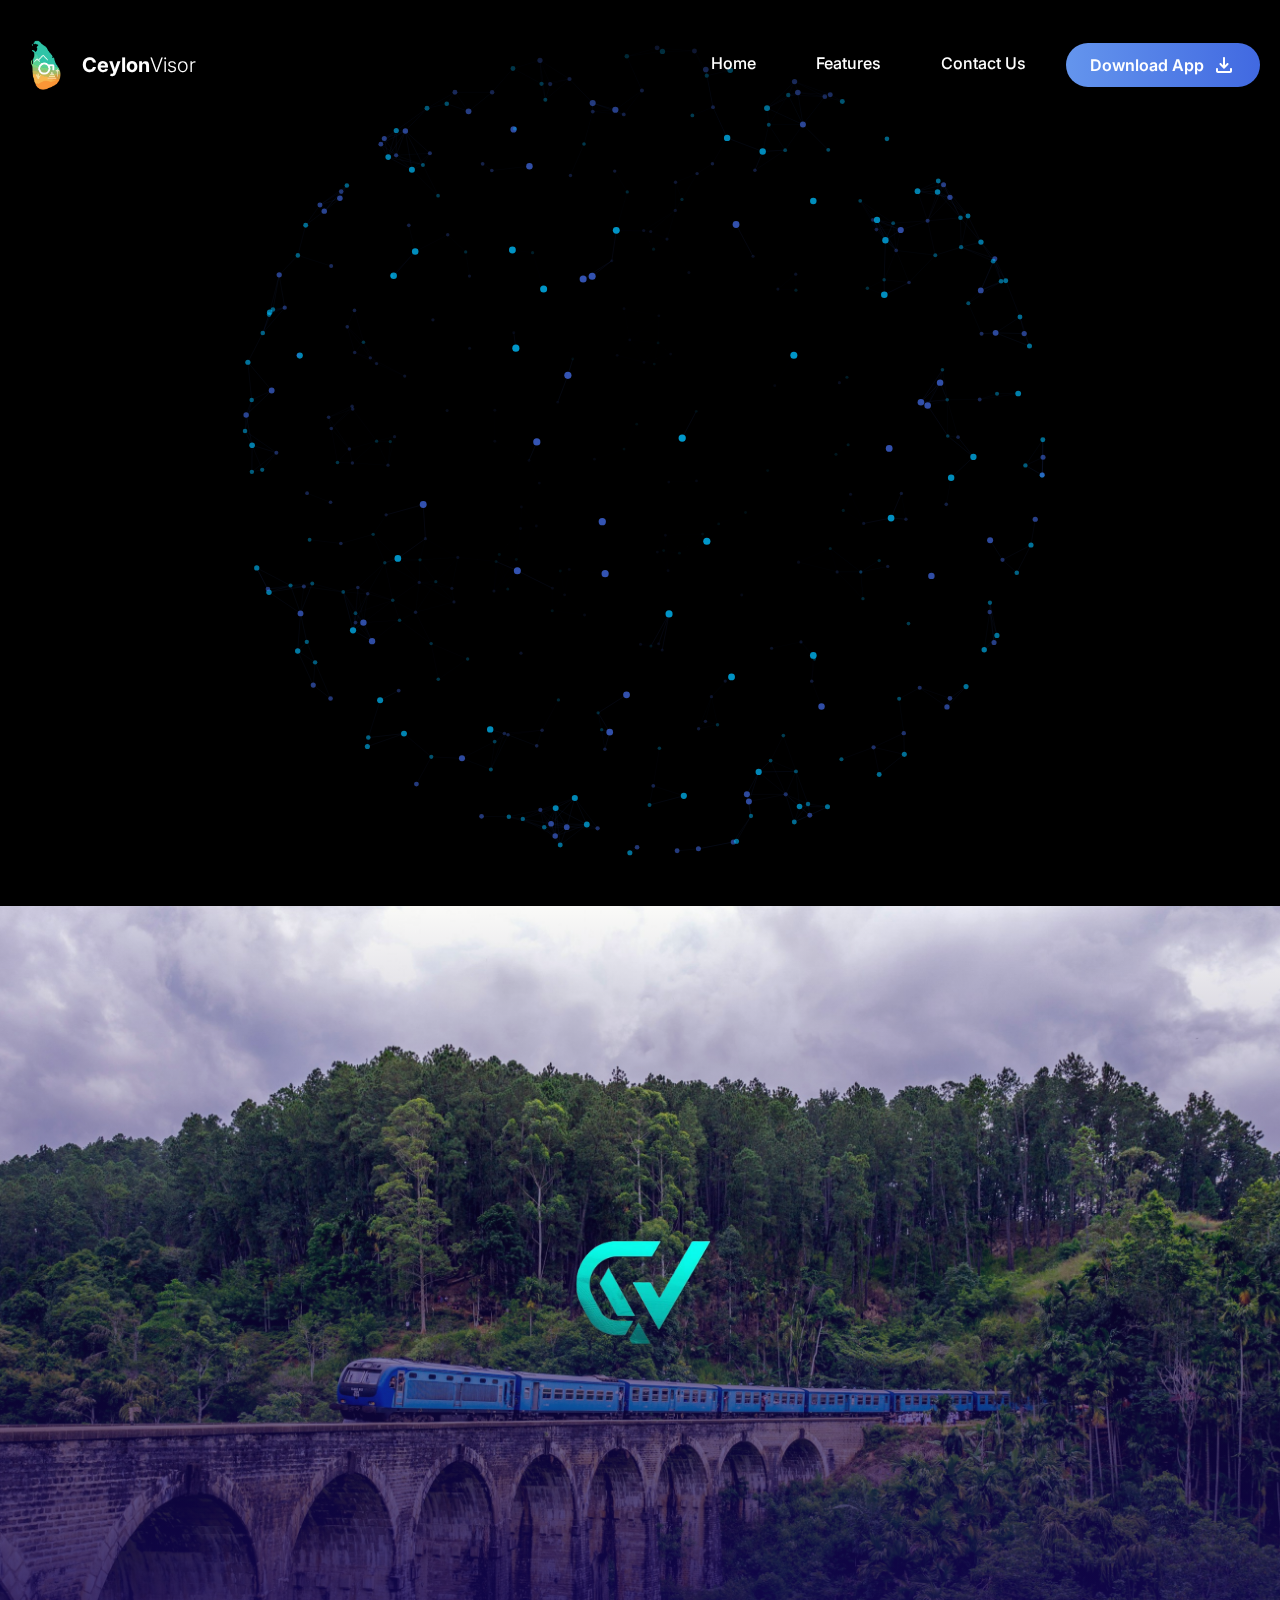
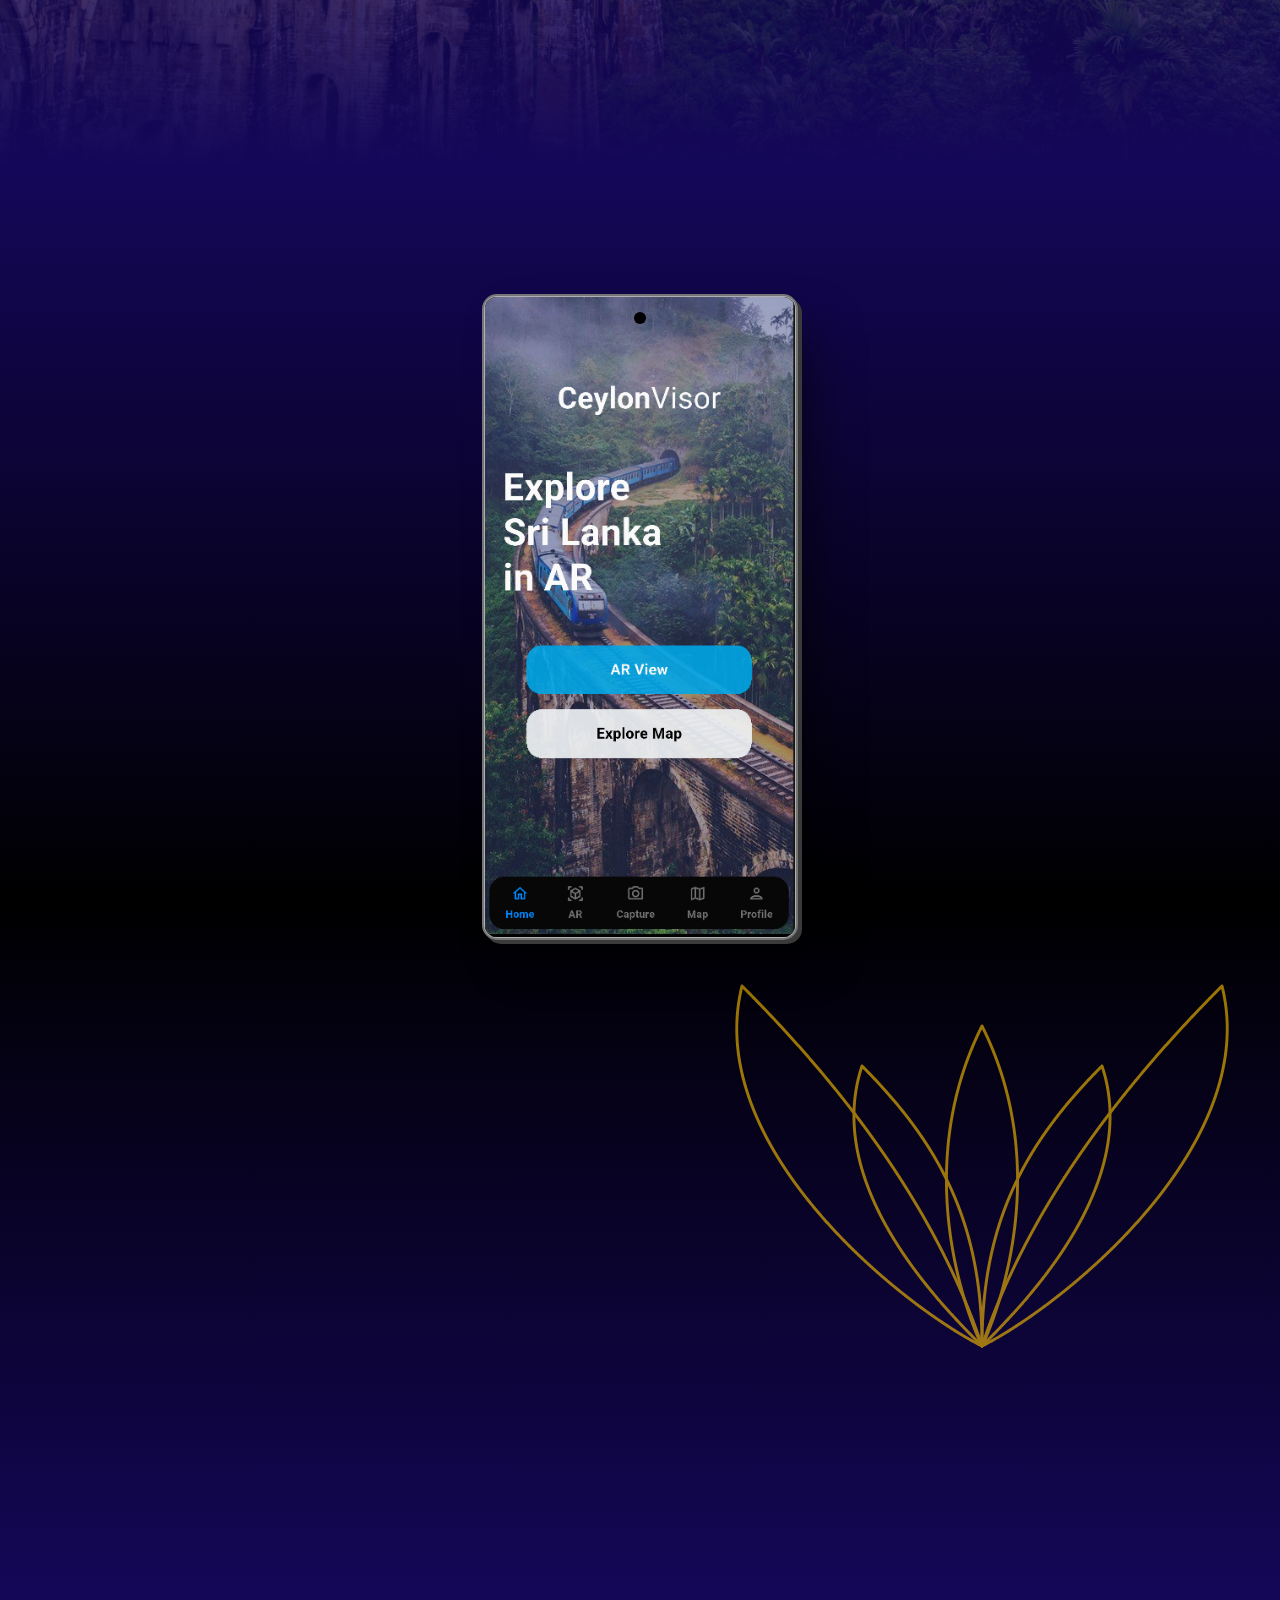
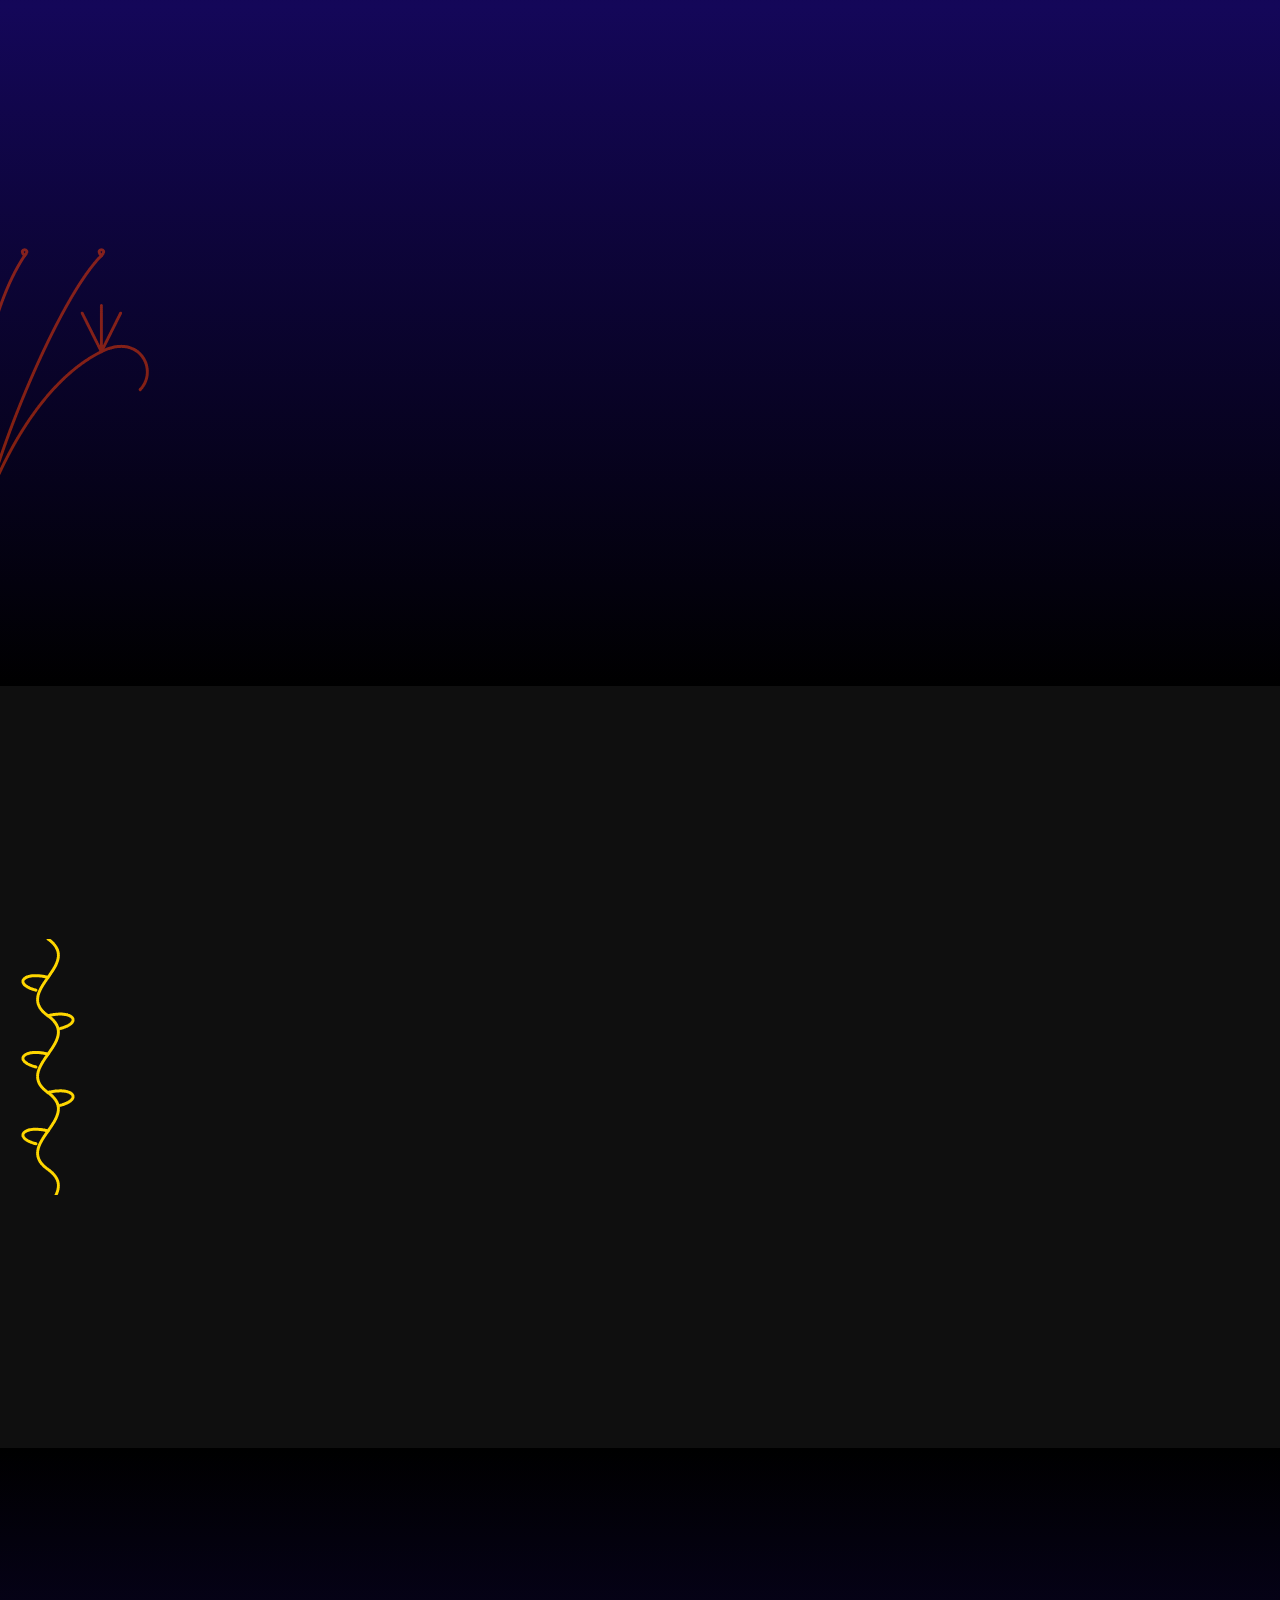
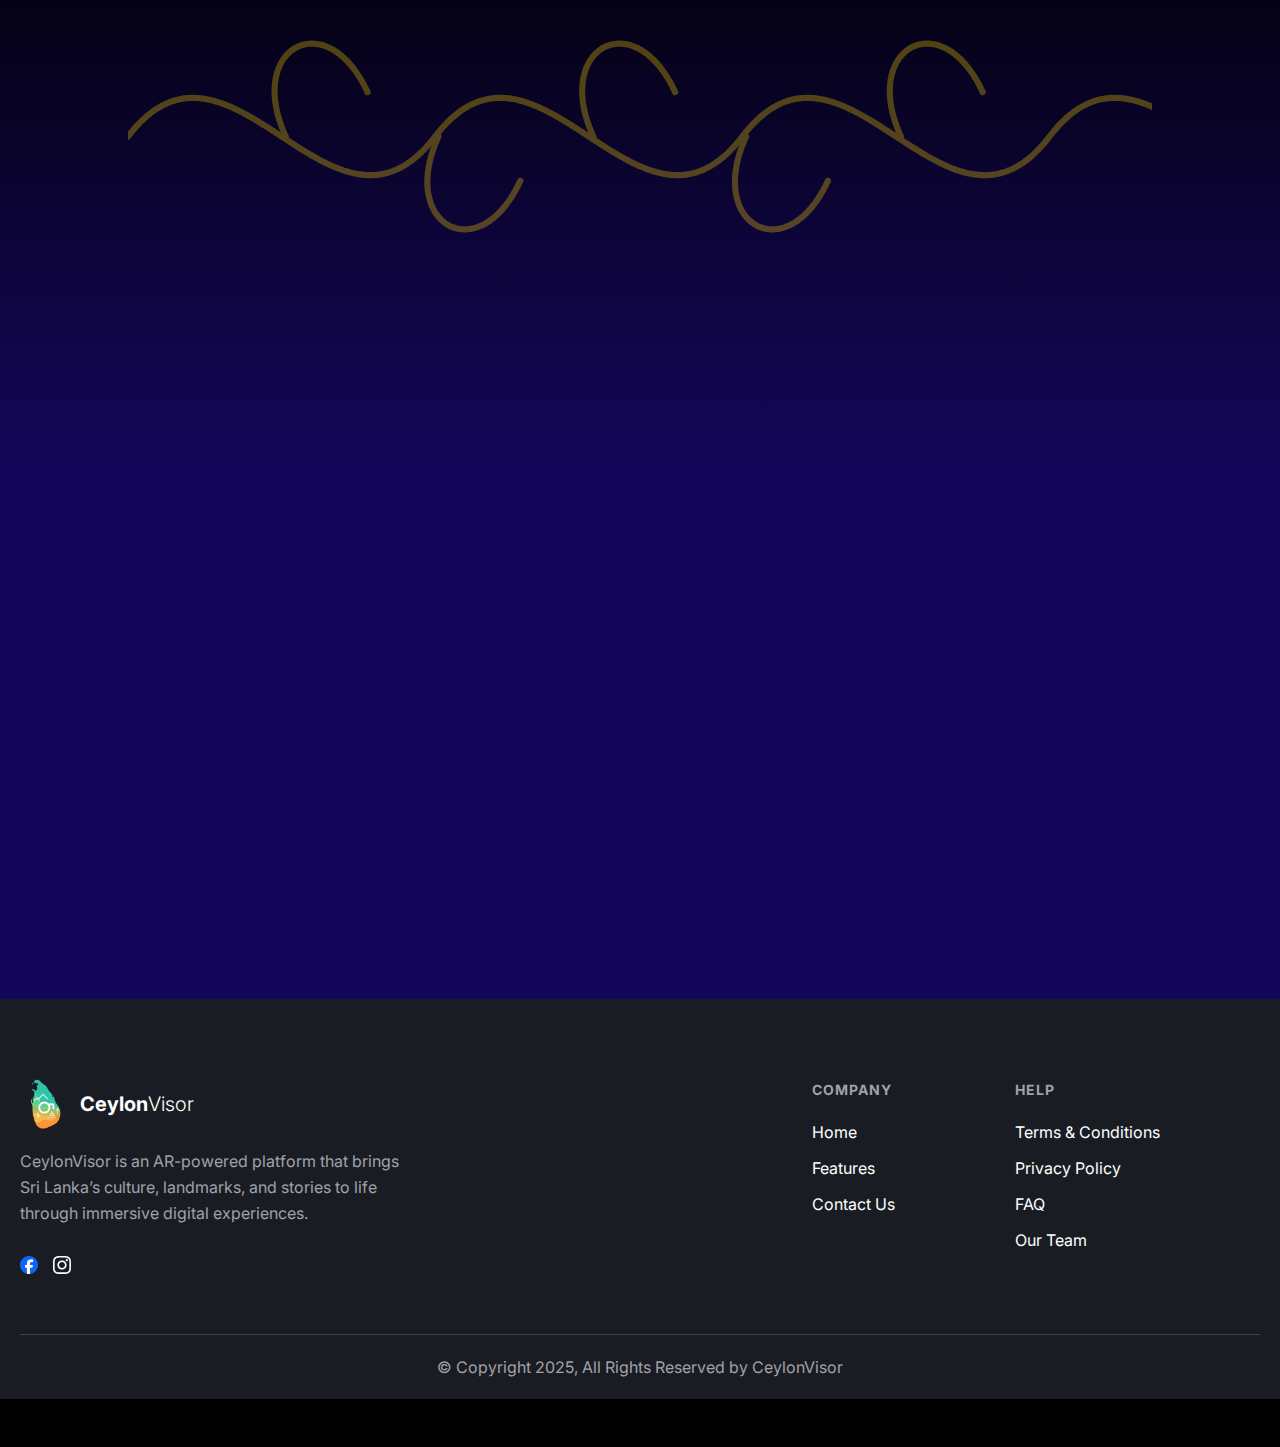
<file: index.html>
<!DOCTYPE html>
<html lang="en">

<head>
  <meta charset="UTF-8">
  <meta name="viewport" content="width=device-width, initial-scale=1.0">
  <title>CeylonVisor</title>
  <link rel="icon" href="images/logo.png" type="image/png">
  <link rel="preconnect" href="https://fonts.googleapis.com">
  <link rel="preconnect" href="https://fonts.gstatic.com" crossorigin>
  <link href="https://fonts.googleapis.com/css2?family=Inter:wght@300;400;500;600;700&display=swap" rel="stylesheet">
  <link rel="stylesheet" href="global.css">
  <link rel="stylesheet" href="index.css">
  <script src="global.js" defer></script>
  <script src="index.js" defer></script>
  <script src="background-animation.js" defer></script>
</head>

<body>
  <canvas id="canvas"></canvas>
  <section id="header">
    <header class="site-header">
      <div class="container header-container">
        <div class="logo-group">
          <div class="logo-icon">
            <img src="images/logo.png" alt="Logo">
          </div>
          <span class="logo-text">Ceylon<span class="font-light">Visor</span></span>
        </div>

        <nav class="main-nav">
          <a href="#hero" class="nav-link">Home</a>
          <a href="#heritage-guide" class="nav-link">Features</a>
          <a href="#contact" class="nav-link">Contact Us</a>
        </nav>

        <div class="header-cta">
          <a href="https://play.google.com/store" target="_blank" class="btn-download">
            <span>Download App</span>
            <img src="images/download icon.svg" alt="Download Icon">
          </a>
        </div>
        <button class="mobile-menu-toggle" aria-label="Toggle navigation">
          <span class="bar"></span>
          <span class="bar"></span>
          <span class="bar"></span>
        </button>
      </div>
    </header>
  </section>
  <section id="hero" class="section">
    <div class="hero-bg">
      <img src="images/background.png" alt="Hero Background" class="bg-img">
      <div class="hero-overlay"></div>
    </div>

    <div class="container hero-content">
      <div class="hero-text-group">
        <svg class="hero-deco liyawela-pattern" viewBox="0 0 240 40" xmlns="http://www.w3.org/2000/svg">
          <!-- Horizontal Vine -->
          <path d="M0 20 
                 C 20 5, 40 35, 60 20 
                 C 80 5, 100 35, 120 20 
                 C 140 5, 160 35, 180 20 
                 C 200 5, 220 35, 240 20" />
          <!-- Leaves Top -->
          <path d="M30 20 C 25 10, 35 5, 40 15" />
          <path d="M90 20 C 85 10, 95 5, 100 15" />
          <path d="M150 20 C 145 10, 155 5, 160 15" />
          <path d="M210 20 C 205 10, 215 5, 220 15" />
          <!-- Leaves Bottom -->
          <path d="M60 20 C 55 30, 65 35, 70 25" />
          <path d="M120 20 C 115 30, 125 35, 130 25" />
          <path d="M180 20 C 175 30, 185 35, 190 25" />
        </svg>

        <img src="images/icon.png" alt="Scroll Down" class="hero-scroll-logo">
        <h1 class="hero-title reveal-slide-left">Ceylon<span class="font-light">Visor</span></h1>
        <div class="hero-subtitle reveal-slide-left delay-200">
          <p>Discover cultural heritage, landmarks, and local treasures through immersive augmented reality experiences.
          </p>
        </div>
        <div class="hero-actions reveal-slide-left delay-400">
          <span class="action-label">Begin the Journey</span>
          <a href="https://play.google.com/store" target="_blank" class="playstore-btn">
            <div class="merged-image-wrapper playstore-wrapper">
              <div class="playstore-bg"></div>
              <img src="images/play store icon.svg" class="playstore-icon" alt="Play Store Icon">
              <div class="playstore-content">
                <span class="playstore-label">GET IT ON</span>
                <img src="images/play store brand.svg" class="playstore-brand" alt="Google Play">
              </div>
            </div>
          </a>
        </div>
      </div>

    </div>
  </section>

  <!-- Features Sequence Wrapper -->
  <div class="features-sequence">

    <!-- The Single Sticky Phone -->
    <div class="sticky-phone-wrapper">
      <div class="phone-mockup merged-image-wrapper mockup-container animate-float" id="master-phone">
        <div class="phone-body mockup-frame">
          <img src="images/home page.png" class="mockup-screen" id="master-phone-screen" alt="App Screenshot">
        </div>
        <div class="notch mockup-notch"></div>
        <div class="mockup-btns-right">
          <div class="btn-vol"></div>
          <div class="btn-pwr"></div>
        </div>
      </div>
    </div>

    <section id="heritage-guide" class="section" data-pos="right" data-img="images/home page.png" data-bg="#000000">
      <div class="container">
        <div class="grid-2">
          <div class="content-col">
            <div class="text-wrapper">
              <div class="section-tag reveal-slide-left">Your Personal</div>
              <h2 class="section-title reveal-slide-left delay-200">Heritage Guide</h2>
              <p class="section-desc reveal-slide-left delay-400">
                The Home page is the central hub of the CeylonVisor app, designed to introduce users to the AR
                experience and guide them toward key features. It highlights Sri Lanka’s cultural heritage, landmarks,
                and products while providing quick access to AR scanning, exploration, and discoveries.
              </p>

              <div class="feature-cards reveal-slide-left delay-400">
                <div class="card">
                  <div class="card-icon"><img src="images/home 1.svg" alt="Icon"></div>
                  <div class="card-text">
                    <h3>Featured Landmarks</h3>
                    <p>Featured cultural landmarks and products</p>
                  </div>
                </div>
                <div class="card">
                  <div class="card-icon"><img src="images/home 2.svg" alt="Icon"></div>
                  <div class="card-text">
                    <h3>Quick Access</h3>
                    <p>Quick access to AR Scan, Capture, and Map</p>
                  </div>
                </div>
              </div>
            </div>
          </div>

          <div class="visual-col">
          </div>
        </div>
      </div>
    </section>
    <section id="history-reimagined" class="section" data-pos="left" data-img="images/home page.png" data-bg="#0a0a0a">
      <div class="container">
        <div class="grid-2">
          <div class="visual-col">
          </div>

          <div class="content-col">
            <div class="text-wrapper">
              <div class="section-tag text-gold reveal-slide-right">Augmented Reality</div>
              <h2 class="section-title text-white reveal-slide-right delay-200">History <br><span
                  class="text-gold">Reimagined</span></h2>
              <p class="section-desc text-white reveal-slide-right delay-400">
                The AR page is the core feature of CeylonVisor, allowing users to experience Sri Lankan culture through
                real-time augmented reality. By scanning objects, locations, or markers, users can view 3D models.
              </p>

              <div class="feature-list reveal-slide-right delay-400">
                <div class="feature-item">
                  <div class="f-icon-box"><img src="images/AR 1.svg"></div>
                  <div class="f-text">
                    <h3>Instant Reconstruction</h3>
                    <p>Real-time 3D overlays on historical sites.</p>
                  </div>
                </div>
                <div class="feature-item">
                  <div class="f-icon-box"><img src="images/AR 2.svg"></div>
                  <div class="f-text">
                    <h3>Time Travel</h3>
                    <p>Toggle between centuries to see architectural evolution.</p>
                  </div>
                </div>
              </div>
            </div>
          </div>
        </div>
        <img src="images/flower.svg" class="bg-deco-svg-right animate-bloom" alt="Decoration">
      </div>
    </section>
    <section id="capture-moment" class="section" data-pos="right" data-img="images/capture page.png" data-bg="#050505">
      <div class="container">
        <div class="grid-2">
          <div class="content-col">
            <div class="text-wrapper">
              <div class="section-tag text-white reveal-slide-left">Capture the</div>
              <h2 class="section-title text-green reveal-slide-left delay-200">Moment</h2>
              <p class="section-desc text-white reveal-slide-left delay-400">
                The Capture page enables users to record and save their AR experiences. It allows users to capture
                photos and videos while interacting with AR objects, making it easy to share discoveries on social
                media.
              </p>

              <div class="feature-cards-dark reveal-slide-left delay-400">
                <div class="card-dark">
                  <div class="card-icon"><img src="images/capture 1.svg"></div>
                  <div class="card-text">
                    <h3>Artistic Filters</h3>
                    <p>Styles from Kandyan era paintings.</p>
                  </div>
                </div>
                <div class="card-dark">
                  <div class="card-icon"><img src="images/capture 2.svg"></div>
                  <div class="card-text">
                    <h3>Gallery Save</h3>
                    <p>Save media to device gallery</p>
                  </div>
                </div>
              </div>
            </div>
          </div>

          <div class="visual-col">
          </div>
        </div>
        <img src="images/flower 2.svg" class="bg-deco-left animate-bloom" alt="Decoration">
      </div>
    </section>
    <section id="navigate-unknown" class="section" data-pos="left" data-img="images/map page.png" data-bg="#0f0f0f">
      <div class="container">
        <div class="grid-2">
          <div class="visual-col">
          </div>

          <div class="content-col">
            <div class="text-wrapper">
              <div class="section-tag text-white reveal-slide-right">Interactive Guide</div>
              <h2 class="section-title text-white reveal-slide-right delay-200">Navigate the <br><span
                  class="text-white">Unknown</span></h2>
              <p class="section-desc text-white reveal-slide-right delay-400">
                The Map page helps users discover AR-enabled locations across Sri Lanka. It acts as a digital guide,
                allowing users to explore nearby landmarks, cultural sites, museums, and featured locations.
              </p>

              <div class="feature-list-brown reveal-slide-right delay-400">
                <div class="feature-item-brown">
                  <div class="icon-circle"><img src="images/map 1.svg"></div>
                  <div class="text-block">
                    <h3>Turn-by-Turn</h3>
                    <p>Navigation to nearby cultural sites</p>
                  </div>
                </div>
                <div class="feature-item-brown">
                  <div class="icon-circle"><img src="images/map 2.svg"></div>
                  <div class="text-block">
                    <h3>Smart POIs</h3>
                    <p>Context-aware historical info.</p>
                  </div>
                </div>
              </div>
            </div>
          </div>
        </div>
        <img src="images/liyawela 2.svg" class="bg-deco-vertical animate-bloom" alt="Decoration">
      </div>
    </section>
    <section id="journey-logbook" class="section" data-pos="right" data-img="images/profile page.png" data-bg="#1c1917">
      <div class="container">
        <div class="grid-2">
          <div class="content-col">
            <div class="text-wrapper">
              <div class="section-tag text-cream reveal-slide-left">Your Journey</div>
              <h2 class="section-title text-gold reveal-slide-left delay-200">Logbook</h2>
              <p class="section-desc text-light-gold reveal-slide-left delay-400">
                The Profile page allows users to manage their personal information, saved content, and activity history.
                It personalizes the CeylonVisor experience by tracking exploration progress.
              </p>

              <div class="feature-cards-gold reveal-slide-left delay-400">
                <div class="card-gold">
                  <div class="icon-gold"><img src="images/profile 1.svg"></div>
                  <p>User profile management</p>
                </div>
                <div class="card-gold">
                  <div class="icon-gold"><img src="images/profile 2.svg"></div>
                  <p>Saved Places</p>
                </div>
              </div>
            </div>
          </div>

          <div class="visual-col">
          </div>
        </div>
        <img src="images/liyawela.svg" class="bg-deco-wide animate-bloom" alt="Decoration">
      </div>
    </section>
  </div> <!-- End features-sequence -->

  <section id="contact" class="section">
    <div class="container">
      <div class="contact-wrapper">
        <div class="contact-info">
          <h2 class="contact-title reveal-slide-left">Contact Us</h2>
          <p class="contact-desc reveal-slide-left delay-200">Have questions or feedback? Contact us and we’ll get back
            to you soon.</p>

          <div class="info-item reveal-slide-left delay-400">
            <div class="icon"><img src="images/email.svg" alt="Email"></div>
            <span>ceylonvisor@gmail.com</span>
          </div>
          <div class="info-item reveal-slide-left delay-400">
            <div class="icon"><img src="images/location.svg" alt="Location"></div>
            <div>
              <span>No.11 Station Road Matara</span><br>
              <span>Sri Lanka</span>
            </div>
          </div>
          <div class="info-item reveal-slide-left delay-400">
            <div class="icon"><img src="images/phone.svg" alt="Phone"></div>
            <span>+94 71 647 1001</span>
          </div>
        </div>

        <div class="contact-form-container reveal-slide-right delay-200">
          <form class="contact-form">
            <div class="form-group">
              <label>Name <span class="required">*</span></label>
              <input type="text" placeholder="Name">
            </div>
            <div class="form-group">
              <label>Email <span class="required">*</span></label>
              <input type="email" placeholder="Email">
            </div>
            <div class="form-group">
              <label>Message</label>
              <textarea placeholder="Message" rows="4"></textarea>
            </div>
            <button type="submit" class="btn-submit">Submit</button>
          </form>
        </div>
      </div>
    </div>
  </section>
  <footer id="footer">
    <div class="container footer-container">
      <div class="footer-top">
        <div class="footer-brand">
          <a href="index.html" class="brand-logo">
            <img src="images/logo.png" alt="Logo">
            <span>Ceylon<span class="font-light">Visor</span></span>
          </a>
          <p class="brand-desc">
            CeylonVisor is an AR-powered platform that brings Sri Lanka’s culture, landmarks, and stories to life
            through immersive digital experiences.
          </p>
          <div class="social-icons">
            <a href="https://facebook.com" target="_blank" rel="noopener noreferrer"><img src="images/facebook.svg"
                alt="Facebook"></a>
            <a href="https://instagram.com" target="_blank" rel="noopener noreferrer"><img src="images/instagram.svg"
                alt="Instagram"></a>
          </div>
        </div>

        <div class="footer-links">
          <div class="link-col">
            <h4>COMPANY</h4>
            <a href="#hero">Home</a>
            <a href="#heritage-guide">Features</a>
            <a href="#contact">Contact Us</a>
          </div>
          <div class="link-col">
            <h4>HELP</h4>
            <a href="Terms and condition.html">Terms & Conditions</a>
            <a href="Privacy policy.html">Privacy Policy</a>
            <a href="FAQ.html">FAQ</a>
            <a href="Our team.html">Our Team</a>
          </div>
        </div>
      </div>

      <div class="footer-bottom">
        <div class="divider"></div>
        <p>© Copyright 2025, All Rights Reserved by CeylonVisor</p>
      </div>
    </div>
  </footer>
  <button id="back-to-top" aria-label="Back to Top">
    <svg width="24" height="24" viewBox="0 0 24 24" fill="none" stroke="currentColor" stroke-width="2"
      stroke-linecap="round" stroke-linejoin="round">
      <path d="M18 15l-6-6-6 6" />
    </svg>
  </button>
</body>

</html>
</file>
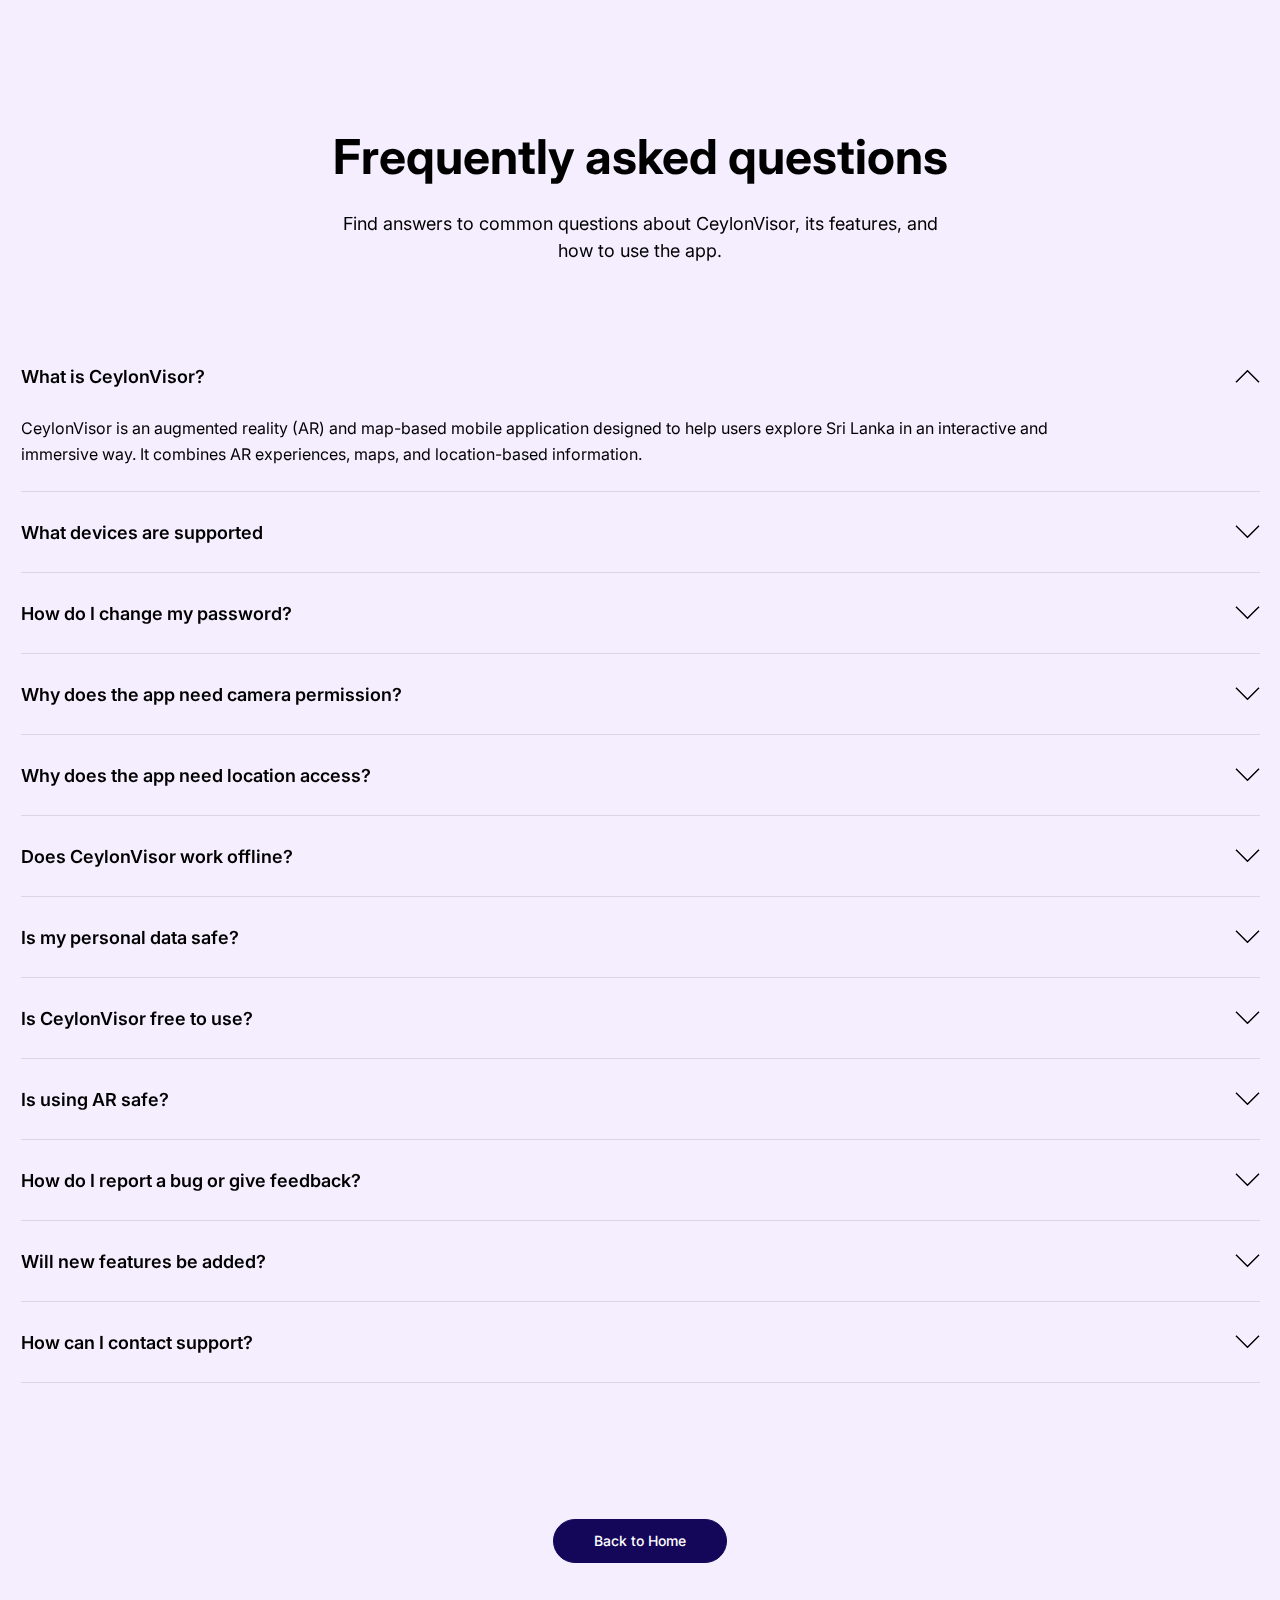
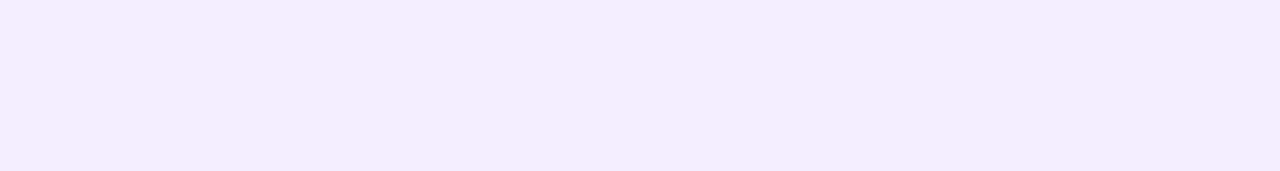
<file: FAQ.html>
<!DOCTYPE html>
<html lang="en">

<head>
  <meta charset="UTF-8">
  <meta name="viewport" content="width=device-width, initial-scale=1.0">
  <title>FAQ - CeylonVisor</title>
  <link rel="icon" href="images/logo.png" type="image/png">
  <link rel="preconnect" href="https://fonts.googleapis.com">
  <link rel="preconnect" href="https://fonts.gstatic.com" crossorigin>
  <link href="https://fonts.googleapis.com/css2?family=Inter:wght@400;600;700&display=swap" rel="stylesheet">
  <link rel="stylesheet" href="global.css">
  <link rel="stylesheet" href="FAQ.css">
  <script src="global.js" defer></script>
</head>

<body>
  <section id="section-faq" class="faq-section">
    <div class="faq-container">

      <!-- Header -->
      <div class="faq-header">
        <h2 class="faq-title reveal-slide-left">Frequently asked questions</h2>
        <p class="faq-subtitle reveal-slide-left delay-200">
          Find answers to common questions about CeylonVisor, its features, and how to use the app.
        </p>
      </div>

      <!-- Accordion List -->
      <div class="accordion-list reveal-fade-up delay-400">

        <!-- Item 1 (Expanded) -->
        <div class="accordion-item active">
          <div class="accordion-trigger">
            <h3 class="question-text">What is CeylonVisor?</h3>
            <img src="images/arrow down.svg" alt="Toggle" class="accordion-icon">
          </div>
          <div class="accordion-content">
            <p>CeylonVisor is an augmented reality (AR) and map-based mobile application designed to help users explore Sri Lanka in an interactive and immersive way. It combines AR experiences, maps, and location-based information.</p>
          </div>
        </div>

        <!-- Item 2 -->
        <div class="accordion-item">
          <div class="accordion-trigger">
            <h3 class="question-text">What devices are supported</h3>
            <img src="images/arrow down.svg" alt="Toggle" class="accordion-icon">
          </div>
          <div class="accordion-content">
            <p>CeylonVisor works on most modern Android devices that support:</p>
              <ul class="bullet-list">
                <li>Android 7.0 (Nougat) or higher</li>
                <li>ARCore-supported devices (for AR features)</li>
                <li>Camera and location services</li>
              </ul>
              <p>Some features may be limited on older or unsupported devices.</p>
          </div>
        </div>

        <!-- Item 3 -->
        <div class="accordion-item">
          <div class="accordion-trigger">
            <h3 class="question-text">How do I change my password?</h3>
            <img src="images/arrow down.svg" alt="Toggle" class="accordion-icon">
          </div>
          <div class="accordion-content">
            <p>Click the 'Forgot Password' in the login page. Follow the instructions to reset your password.</p>
          </div>
        </div>

        <!-- Item 4 -->
        <div class="accordion-item">
          <div class="accordion-trigger">
            <h3 class="question-text">Why does the app need camera permission?</h3>
            <img src="images/arrow down.svg" alt="Toggle" class="accordion-icon">
          </div>
          <div class="accordion-content">
            <p>The camera is required to enable augmented reality (AR) features, such as viewing 3D objects and information over the real-world environment. The camera is not used without your permission.</p>
          </div>
        </div>

        <!-- Item 5 -->
        <div class="accordion-item">
          <div class="accordion-trigger">
            <h3 class="question-text">Why does the app need location access?</h3>
            <img src="images/arrow down.svg" alt="Toggle" class="accordion-icon">
          </div>
          <div class="accordion-content">
            <p>Location access allows CeylonVisor to:</p>
            <ul>
              <li>Show nearby places on the map</li>
              <li>Enable location-based AR experiences</li>
              <li>Improve navigation and discovery</li>
            </ul>
            <p>You can use the app with limited functionality even if location access is disabled.</p>
          </div>
        </div>

        <!-- Item 6 -->
        <div class="accordion-item">
          <div class="accordion-trigger">
            <h3 class="question-text">Does CeylonVisor work offline?</h3>
            <img src="images/arrow down.svg" alt="Toggle" class="accordion-icon">
          </div>
          <div class="accordion-content">
            <p>Some features, such as previously loaded content, may work offline. However, most features (maps, AR content, updates) require an active internet connection for the best experience.</p>
          </div>
        </div>

        <!-- Item 7 -->
        <div class="accordion-item">
          <div class="accordion-trigger">
            <h3 class="question-text">Is my personal data safe?</h3>
            <img src="images/arrow down.svg" alt="Toggle" class="accordion-icon">
          </div>
          <div class="accordion-content">
            <p>Yes. We take user privacy seriously. Your data is handled according to our Privacy Policy, and we do not sell personal information to third parties.</p>
          </div>
        </div>

        <!-- Item 8 -->
        <div class="accordion-item">
          <div class="accordion-trigger">
            <h3 class="question-text">Is CeylonVisor free to use?</h3>
            <img src="images/arrow down.svg" alt="Toggle" class="accordion-icon">
          </div>
          <div class="accordion-content">
            <p>CeylonVisor is free to download and use. Some features may be expanded or enhanced in future versions.
            </p>
          </div>
        </div>

        <!-- Item 9 -->
        <div class="accordion-item">
          <div class="accordion-trigger">
            <h3 class="question-text">Is using AR safe?</h3>
            <img src="images/arrow down.svg" alt="Toggle" class="accordion-icon">
          </div>
          <div class="accordion-content">
            <p>Please always be aware of your surroundings while using AR features. Avoid using the app in unsafe environments (roads, traffic areas, or dangerous locations).</p>
          </div>
        </div>

        <!-- Item 10 -->
        <div class="accordion-item">
          <div class="accordion-trigger">
            <h3 class="question-text">How do I report a bug or give feedback?</h3>
            <img src="images/arrow down.svg" alt="Toggle" class="accordion-icon">
          </div>
          <div class="accordion-content">
            <p>We welcome feedback! You can send it through the contact us page.</p>
          </div>
        </div>

        <!-- Item 11 -->
        <div class="accordion-item">
          <div class="accordion-trigger">
            <h3 class="question-text">Will new features be added?</h3>
            <img src="images/arrow down.svg" alt="Toggle" class="accordion-icon">
          </div>
          <div class="accordion-content">
            <p>Yes. CeylonVisor is continuously improving, and new features, locations, and AR experiences will be added in future updates.</p>
          </div>
        </div>

        <!-- Item 12 -->
        <div class="accordion-item">
          <div class="accordion-trigger">
            <h3 class="question-text">How can I contact support?</h3>
            <img src="images/arrow down.svg" alt="Toggle" class="accordion-icon">
          </div>
          <div class="accordion-content">
            <p>You may contact our support team by emailing ceylonvisor@gmail.com, using the contact form available on our CeylonVisor website, or through the “Contact Us” page in the Help & Support section of the CeylonVisor App.</p>
          </div>
        </div>

      </div>

      <!-- Footer Action -->
      <section id="actions-section">
        <div class="container">
          <div class="actions-wrapper">
            <a href="index.html" class="btn btn-primary">
              <span class="btn-text">Back to Home</span>
            </a>
          </div>
        </div>
      </section>

    </div>
  </section>

</body>

</html>
</file>
<file: global.css>
:root {
  /* Color Palette 1 */
  --primary-dark: #140759;
  --primary-light: #ffffff;
  --accent-orange: #c1502e;
  --accent-gold: #d4af37;
  --accent-green: #4ade80;
  --text-dark: #3e2723;
  --text-light: #ffffff;

  /* Color Palette 2 */
  --primary-black: #000000;
  --primary-white: #ffffff;
  --primary-blue: #140759;
  --border-color: #3e4550;
  --text-secondary: rgba(0, 0, 0, 0.69);

  --max-width: 1404px;
}

* {
  box-sizing: border-box;
}

html {
  scroll-behavior: smooth;
  scroll-padding-top: 100px;
  /* Offset for fixed header */
}

body {
  margin: 0;
  padding: 0;
  font-family: 'Inter', sans-serif;
  background-color: #000;
  overflow-x: hidden;
  color: var(--primary-black);
  line-height: 1.5;
  -webkit-font-smoothing: antialiased;
  transition: background-color 1s ease;
}

img,
svg {
  display: block;
  max-width: 100%;
  height: auto;
}

h1,
h2,
h3,
h4,
h5,
h6,
p {
  margin: 0;
}

a {
  text-decoration: none;
  color: inherit;
}

ul {
  list-style: none;
  padding: 0;
  margin: 0;
}

button {
  border: none;
  background: none;
  cursor: pointer;
  font-family: inherit;
}

/* Layout & Utilities */
.container {
  max-width: var(--max-width);
  margin: 0 auto;
  padding: 0 20px;
  position: relative;
  height: 100%;
  width: 100%;
}

.section {
  position: relative;
  width: 100%;
  overflow: hidden;
}

.grid-2 {
  display: grid;
  grid-template-columns: 1fr 1fr;
  gap: 40px;
  align-items: center;
}

/* Utility for merged images */
.merged-image-wrapper {
  position: relative;
  width: 100%;
  height: 100%;
}

.merged-image-wrapper>* {
  position: absolute;
}

@media (max-width: 1024px) {
  .grid-2 {
    grid-template-columns: 1fr;
    text-align: center;
  }
}

/* Cinematic Reveal Animations */
.reveal-fade-up {
  opacity: 0;
  transform: translateY(50px);
  transition: opacity 1s ease-out, transform 1s cubic-bezier(0.2, 0.8, 0.2, 1);
  will-change: opacity, transform;
  filter: blur(4px);
}

.reveal-fade-up.active {
  opacity: 1;
  transform: translateY(0);
  filter: blur(0);
}

.reveal-slide-left {
  opacity: 0;
  transform: translateX(-60px);
  transition: opacity 1s ease-out, transform 1s cubic-bezier(0.2, 0.8, 0.2, 1);
  will-change: opacity, transform;
}

.reveal-slide-left.active {
  opacity: 1;
  transform: translateX(0);
}

.reveal-slide-right {
  opacity: 0;
  transform: translateX(60px);
  transition: opacity 1s ease-out, transform 1s cubic-bezier(0.2, 0.8, 0.2, 1);
  will-change: opacity, transform;
}

.reveal-slide-right.active {
  opacity: 1;
  transform: translateX(0);
}

.delay-200 {
  transition-delay: 0.2s;
}

.delay-400 {
  transition-delay: 0.4s;
}

/* 3D Floating Animation */
@keyframes float {
  0% {
    translate: 0 0px;
  }

  50% {
    translate: 0 -15px;
  }

  100% {
    translate: 0 0px;
  }
}

.animate-float {
  animation: float 6s ease-in-out infinite;
}

/* Sticky Phone Logic */
.features-sequence {
  position: relative;
  width: 100%;
}

.sticky-phone-wrapper {
  position: sticky;
  top: 0;
  height: 100vh;
  width: 100%;
  pointer-events: none;
  /* Allow clicks to pass through to content */
  z-index: 5;
  display: flex;
  align-items: center;
  justify-content: center;
  margin-bottom: -100vh;
  /* Overlay on top of sections */
  overflow: hidden;
  perspective: 1200px;
}

#master-phone {
  transition: transform 1.2s cubic-bezier(0.175, 0.885, 0.32, 1.275), scale 0.5s ease-in-out;
  transform-style: preserve-3d;
}

.is-switching {
  scale: 0.9;
}

.pos-right {
  transform: translateX(25vw) rotateY(-30deg) rotateX(5deg);
}

.pos-left {
  transform: translateX(-25vw) rotateY(30deg) rotateX(5deg);
}

@media (min-width: 1404px) {
  .pos-right {
    transform: translateX(350px) rotateY(-30deg) rotateX(5deg);
  }

  .pos-left {
    transform: translateX(-350px) rotateY(30deg) rotateX(5deg);
  }
}

/* Ensure Contact and Footer sections cover the sticky phone */
#contact,
#footer {
  position: relative;
  z-index: 20;
  background-color: var(--primary-black);
}

/* Navigation Bar Styles */
.site-header {
  position: fixed;
  top: 0;
  left: 0;
  width: 100%;
  z-index: 100;
  padding: 20px 0;
  transition: all 0.3s ease;
  color: #fff;
}

.site-header.scrolled {
  background: rgba(255, 255, 255, 0.9);
  backdrop-filter: blur(10px);
  padding: 15px 0;
  box-shadow: 0 4px 6px -1px rgba(0, 0, 0, 0.1);
  color: var(--primary-black);
}

/* Download Button Pulse Animation */
@keyframes pulse-attention {
  0% {
    box-shadow: 0 0 0 0 rgba(212, 175, 55, 0.7);
    transform: scale(1);
  }

  50% {
    transform: scale(1.05);
  }

  70% {
    box-shadow: 0 0 0 15px rgba(212, 175, 55, 0);
  }

  100% {
    box-shadow: 0 0 0 0 rgba(212, 175, 55, 0);
    transform: scale(1);
  }
}

.btn-download.pulse {
  animation: pulse-attention 1.5s infinite;
  background-color: var(--accent-gold);
  color: white;
  border-radius: 30px;
}

/* Typewriter Effect Cursor */
.typing-cursor::after {
  content: '|';
  display: inline-block;
  animation: blink-caret 0.75s step-end infinite;
  color: var(--accent-gold);
  margin-left: 4px;
}

@keyframes blink-caret {

  from,
  to {
    opacity: 1;
  }

  50% {
    opacity: 0;
  }
}

/* Back to Top Button */
#back-to-top {
  position: fixed;
  bottom: 30px;
  right: 30px;
  width: 50px;
  height: 50px;
  background-color: var(--accent-gold);
  color: white;
  border-radius: 50%;
  display: flex;
  align-items: center;
  justify-content: center;
  cursor: pointer;
  opacity: 0;
  visibility: hidden;
  transform: translateY(20px);
  transition: all 0.3s ease;
  z-index: 99;
  box-shadow: 0 4px 10px rgba(0, 0, 0, 0.3);
}

#back-to-top.visible {
  opacity: 1;
  visibility: visible;
  transform: translateY(0);
}

#back-to-top.pulse {
  animation: pulse-attention 1.5s 3;
}

#back-to-top:hover {
  background-color: #bfa030;
  transform: translateY(-5px);
}

/* Loading Spinner */
.spinner {
  display: inline-block;
  width: 18px;
  height: 18px;
  border: 2px solid rgba(255, 255, 255, 0.3);
  border-radius: 50%;
  border-top-color: #fff;
  animation: spin 0.8s linear infinite;
  margin-left: 10px;
  vertical-align: middle;
}

@keyframes spin {
  to {
    transform: rotate(360deg);
  }
}

@media (max-width: 1024px) {
  .sticky-phone-wrapper {
    display: flex;
    z-index: 1;
  }

  /* Scale down the phone to fit mobile screens and keep it centered */
  #master-phone {
    transform: scale(0.65) !important;
  }

  /* Override movement classes to prevent phone from flying off-screen */
  .pos-right, .pos-left {
    transform: scale(0.65) translateX(0) rotateY(0) !important;
  }

  /* Hide the static fallback columns since we are using the 3D phone */
  .visual-col {
    display: none;
  }

  /* Add backdrop to text so it is readable over the phone */
  .text-wrapper {
    position: relative;
    z-index: 10;
    background: rgba(255, 255, 255, 0.65);
    backdrop-filter: blur(8px);
    padding: 24px;
    border-radius: 20px;
    box-shadow: 0 8px 32px rgba(0, 0, 0, 0.1);
    margin: 20px 0;
  }

  /* Adjust text wrapper for dark sections */
  #capture-moment .text-wrapper,
  #journey-logbook .text-wrapper {
    background: rgba(20, 20, 20, 0.65);
  }
}
</file>
<file: index.css>
/* CSS for section section:Header */
#header {
  position: fixed;
  top: 0;
  left: 0;
  width: 100%;
  z-index: 1000;
}

.site-header {
  width: 100%;
  color: white;
  transition: all 0.4s ease;
  background: linear-gradient(180deg, rgba(0, 0, 0, 0.918) 10%, rgba(0, 0, 0, 0) 100%);
}

.site-header.scrolled {
  background: rgba(21, 7, 89, 0.637);
  backdrop-filter: blur(12px);
  box-shadow: 0 4px 30px rgba(3, 3, 3, 0.1);
  border-bottom: 1px solid rgba(255, 255, 255, 0.1);
  color: white;
}

.header-container {
  display: flex;
  justify-content: space-between;
  align-items: center;
  height: 90px;
  transition: height 0.4s ease;
}

.site-header.scrolled .header-container {
  height: 70px;
}

.logo-group {
  display: flex;
  align-items: center;
  gap: 12px;
}

.logo-icon {
  width: 50px;
  height: 50px;
}

.logo-text {
  color: inherit;
  font-weight: 700;
  font-size: 20px;
}

.main-nav {
  display: flex;
  gap: 60px;
  margin-left: auto;
  margin-right: 40px;
}

.nav-link {
  color: inherit;
  text-decoration: none;
  font-size: 16px;
  font-weight: 500;
  transition: color 0.3s ease;
  position: relative;
  padding-bottom: 5px;
}

.nav-link::after {
  content: '';
  position: absolute;
  width: 0;
  height: 2px;
  bottom: 0;
  left: 0;
  background-color: #00FFFF;
  transition: width 0.3s ease;
}

.nav-link:hover {
  color: #00FFFF;
}

.nav-link:hover::after {
  width: 100%;
}

.btn-download {
  display: flex;
  align-items: center;
  gap: 8px;
  background: linear-gradient(90deg, #6495ED 0%, #4169E1 100%);
  border: none;
  border-radius: 47px;
  padding: 10px 24px;
  color: white;
  font-weight: 600;
  cursor: pointer;
  transition: transform 0.2s ease, box-shadow 0.2s ease;
}

.btn-download:hover {
  transform: translateY(-2px);
  box-shadow: 0 4px 15px rgba(61, 90, 241, 0.4);
}

/* CSS for section section:Hero */
#hero {
  height: 861px;
  display: flex;
  align-items: center;
  justify-content: center;
  text-align: center;
  color: white;
}

.hero-bg {
  position: absolute;
  top: 0;
  left: 0;
  width: 100%;
  height: 100%;
  z-index: -1;
}

.bg-img {
  width: 100%;
  height: 100%;
  object-fit: cover;
}

.hero-overlay {
  position: absolute;
  top: 0;
  left: 0;
  width: 100%;
  height: 100%;
  background: linear-gradient(180deg, rgba(0, 0, 0, 0) 0%, #140759 100%);
}

.hero-content {
  display: flex;
  flex-direction: column;
  align-items: center;
  justify-content: center;
  padding-top: 100px;
}

.hero-text-group {
  position: relative;
  margin-bottom: 60px;
}

.hero-deco {
  position: absolute;
  top: -50px;
  left: 50%;
  transform: translateX(-50%);
  width: 80%;
  opacity: 0.8;
}

.hero-title {
  font-size: 120px;
  font-weight: 700;
  margin: -20px auto;
  line-height: 1.1;
  position: relative;
}

.hero-subtitle {
  max-width: 700px;
  margin: 30px auto;
  font-size: 18px;
  line-height: 1.5;
}

.hero-actions {
  margin-top: 40px;
  display: flex;
  flex-direction: column;
  align-items: center;
  gap: 15px;
}

.action-label {
  font-size: 14px;
  letter-spacing: 1px;
  text-transform: uppercase;
}

.playstore-btn {
  cursor: pointer;
}

/* CSS for section section:HeritageGuide */
#heritage-guide {
  background: linear-gradient(180deg, #140759 0%, #000000 100%);
  padding: 100px 0;
  color: #ffffff;
}

.section-tag {
  font-size: 64px;
  color: #ffffff;
  font-weight: 700;
  line-height: 1;
}

.section-title {
  font-size: 64px;
  color: #4169E1;
  font-weight: 700;
  margin: 0 0 40px 0;
  line-height: 1;
}

.section-desc {
  font-size: 18px;
  color: #d1d1d6;
  line-height: 1.6;
  margin-bottom: 60px;
}

.feature-cards {
  display: flex;
  gap: 20px;
}

.card {
  background: #000000;
  border: 1px solid rgba(255, 255, 255, 0.1);
  border-radius: 12px;
  padding: 20px;
  flex: 1;
}

.card-icon {
  margin-bottom: 15px;
}

.card-text h3 {
  font-size: 18px;
  color: #ffffff;
  margin: 0 0 5px 0;
}

.card-text p {
  font-size: 14px;
  color: #a1a1aa;
  margin: 0;
}

/* CSS for section section:HistoryReimagined */
#history-reimagined {
  background: linear-gradient(180deg, #000000 0%, #140759 100%);
  padding: 100px 0;
}

.feature-list {
  display: flex;
  flex-direction: column;
  gap: 20px;
}

.feature-item {
  display: flex;
  align-items: center;
  gap: 20px;
}

.f-icon-box {
  width: 48px;
  height: 48px;
  background: rgba(65, 105, 225, 0.1);
  border-radius: 8px;
  display: flex;
  align-items: center;
  justify-content: center;
}

.f-text h3 {
  font-size: 18px;
  color: #fcfcfc;
  margin: 0;
}

.f-text p {
  font-size: 14px;
  color: #4169E1;
  margin: 5px 0 0 0;
}

.bg-deco-svg-right {
  position: absolute;
  bottom: 0;
  right: 0;
  z-index: 0;
  opacity: 0.6;
}

/* CSS for section section:CaptureMoment */
#capture-moment {
  background: linear-gradient(180deg, #140759 0%, #000000 100%);
  padding: 100px 0;
}

.feature-cards-dark {
  display: flex;
  gap: 20px;
}

.card-dark {
  background: #111;
  border: 1px solid rgba(255, 255, 255, 0.1);
  border-radius: 12px;
  padding: 20px;
  flex: 1;
  color: white;
}

.card-dark h3 {
  font-size: 16px;
  margin: 10px 0 5px 0;
  color: #4ade80;
}

.card-dark p {
  font-size: 12px;
  color: rgba(255, 255, 255, 0.6);
  margin: 0;
}

.bg-deco-left {
  position: absolute;
  left: -100px;
  bottom: 100px;
  opacity: 0.5;
}

/* CSS for section section:NavigateUnknown */
#navigate-unknown {
  background: #0f0f0f;
  padding: 100px 0;
}

.feature-list-brown {
  display: flex;
  flex-direction: column;
  gap: 20px;
}

.feature-item-brown {
  background: #1a1a1a;
  border: 1px solid rgba(255, 255, 255, 0.1);
  border-radius: 12px;
  padding: 15px;
  display: flex;
  align-items: center;
  gap: 15px;
  color: white;
}

.icon-circle {
  width: 48px;
  height: 48px;
  background: #333;
  border-radius: 50%;
  display: flex;
  align-items: center;
  justify-content: center;
}

.text-block h3 {
  font-size: 16px;
  margin: 0;
  color: white;
}

.text-block p {
  font-size: 14px;
  margin: 5px 0 0 0;
  color: rgba(255, 255, 255, 0.6);
}

.bg-deco-vertical {
  position: absolute;
  left: 0;
  top: 50%;
  transform: translateY(-50%);
}

/* CSS for section section:JourneyLogbook */
#journey-logbook {
  background: linear-gradient(180deg, #000000 0%, #140759 100%);
  padding: 100px 0;
}

.feature-cards-gold {
  display: flex;
  gap: 20px;
}

.card-gold {
  flex: 1;
  text-align: center;
}

.icon-gold {
  width: 64px;
  height: 64px;
  background: rgba(65, 105, 225, 0.2);
  border: 1px solid rgba(65, 105, 225, 0.5);
  border-radius: 50%;
  display: flex;
  align-items: center;
  justify-content: center;
  margin: 0 auto 15px auto;
}

.card-gold p {
  color: #4169E1;
  font-size: 16px;
  font-weight: 600;
}

.bg-deco-wide {
  position: absolute;
  bottom: 50px;
  left: 50%;
  transform: translateX(-50%);
  width: 80%;
  opacity: 0.3;
}

/* CSS for section section:Contact */
#contact {
  background-color: #140759;
  padding: 80px 0;
  color: white;
  position: relative;
  z-index: 20;
}

.contact-wrapper {
  display: flex;
  justify-content: space-between;
  gap: 60px;
  flex-wrap: wrap;
}

.contact-info {
  flex: 1;
  min-width: 300px;
}

.contact-title {
  font-size: 48px;
  margin-bottom: 20px;
}

.contact-desc {
  color: #d1d1d6;
  margin-bottom: 40px;
  font-size: 18px;
}

.info-item {
  display: flex;
  align-items: flex-start;
  gap: 15px;
  margin-bottom: 25px;
  color: #d1d1d6;
}

.contact-form-container {
  flex: 1;
  min-width: 300px;
  max-width: 470px;
}

.form-group {
  background: white;
  border-radius: 8px;
  padding: 10px 20px;
  margin-bottom: 15px;
  border: 1px solid #d8d8d8;
}

.form-group label {
  display: block;
  font-size: 12px;
  color: #494949;
  margin-bottom: 5px;
}

.required {
  color: #eb5757;
}

.form-group input,
.form-group textarea {
  width: 100%;
  border: none;
  outline: none;
  font-size: 16px;
  font-family: inherit;
}

.btn-submit {
  width: 100%;
  padding: 15px;
  background: linear-gradient(90deg, #a839dc 0%, #1b00aa 100%);
  border: none;
  border-radius: 6px;
  color: white;
  font-weight: 700;
  cursor: pointer;
  margin-top: 10px;
}

/* Form Validation Styles */
.form-group.error input,
.form-group.error textarea {
  border-color: #eb5757;
}

.form-group .error-msg {
  color: #eb5757;
  font-size: 12px;
  margin-top: 5px;
  display: none;
}

.form-group.error .error-msg {
  display: block;
}

/* CSS for section section:Footer */
#footer {
  background-color: #191d23;
  padding: 80px 0 20px 0;
  color: #a1a1aa;
  position: relative;
  z-index: 20;
}

.footer-top {
  display: flex;
  justify-content: space-between;
  flex-wrap: wrap;
  gap: 40px;
  margin-bottom: 60px;
}

.footer-brand {
  max-width: 400px;
}

.brand-logo {
  display: flex;
  align-items: center;
  gap: 10px;
  width: 50px;
  color: white;
  font-weight: 700;
  font-size: 20px;
  margin-bottom: 20px;
}

.brand-desc {
  line-height: 1.6;
  margin-bottom: 30px;
}

.social-icons {
  display: flex;
  gap: 15px;
}

.footer-links {
  display: flex;
  gap: 120px;
  margin-left: auto;
  margin-right: 100px;
}

.link-col h4 {
  color: #a1a1aa;
  font-size: 14px;
  letter-spacing: 1px;
  margin-bottom: 20px;
}

.link-col a {
  display: block;
  color: white;
  text-decoration: none;
  margin-bottom: 12px;
  font-size: 16px;
}

.link-col a:hover {
  color: #d4af37;
  transition: color 0.3s ease;
}

.footer-bottom {
  text-align: center;
}

.divider {
  height: 1px;
  background-color: #3e4550;
  margin-bottom: 20px;
}

/* Component Styles */
.playstore-wrapper {
  width: 200px;
  height: 68px;
  position: relative;
}

.playstore-bg {
  position: absolute;
  top: 0;
  left: 0;
  width: 100%;
  height: 100%;
  background: #000;
  border-radius: 10px;
  border: 1px solid #a6a6a6;
}

.playstore-icon {
  position: absolute;
  top: 14px;
  left: 15px;
  width: 35px;
}

.playstore-content {
  position: absolute;
  top: 10px;
  left: 62px;
  display: flex;
  flex-direction: column;
}

.playstore-label {
  color: white;
  font-size: 15px;
  line-height: 1;
  margin-bottom: 3px;
}

.playstore-brand {
  width: 120px;
}

/* Samsung S25 Ultra Style (3D) */
.mockup-container {
  width: 310px;
  height: 640px;
  margin: 0 auto;
  position: relative;
  z-index: 1;
}

.mockup-frame {
  position: absolute;
  top: 0;
  left: 0;
  width: 100%;
  height: 100%;
  background: #000;
  border-radius: 12px;
  /* Titanium Finish with 3D Depth */
  box-shadow:
    inset 0 0 0 1px #4a4a4a,
    /* Inner bezel */
    inset 0 0 0 3px #000,
    /* Screen border */
    0 0 0 1px #b0b0b0,
    /* Titanium Highlight */
    0 0 0 3px #757575,
    /* Titanium Body */
    4px 4px 0 3px #3a3a3a,
    /* 3D Side Thickness */
    25px 25px 50px -10px rgba(0, 0, 0, 0.5);
  /* Drop Shadow */
  overflow: hidden;
  z-index: 2;
}

.mockup-screen {
  width: 100%;
  height: 100%;
  border-radius: 8px;
  object-fit: cover;
  opacity: 0.98;
  transition: opacity 0.5s ease;
}

.mockup-notch {
  position: absolute;
  top: 15px;
  left: 50%;
  transform: translateX(-50%);
  width: 12px;
  height: 12px;
  background: #000;
  border-radius: 50%;
  z-index: 10;
}

/* Buttons */
.mockup-btns-right {
  position: absolute;
  right: -7px;
  top: 120px;
  display: flex;
  flex-direction: column;
  gap: 15px;
  z-index: 1;
}

.btn-vol {
  width: 4px;
  height: 60px;
  background: #5e5e5e;
  border-radius: 0 4px 4px 0;
  box-shadow: inset 1px 0 1px rgba(255, 255, 255, 0.3);
}

.btn-pwr {
  width: 4px;
  height: 35px;
  background: #5e5e5e;
  border-radius: 0 4px 4px 0;
  box-shadow: inset 1px 0 1px rgba(255, 255, 255, 0.3);
}

/* Utility Classes */
.font-light {
  font-weight: 300;
}

.text-gold {
  color: #d4af37;
}

.text-dark-brown {
  color: #3e2723;
}

.text-brown {
  color: #1b1311;
}

.text-white {
  color: #fff;
}

.text-green {
  color: #4ade80;
}

.text-black-50 {
  color: rgba(0, 0, 0, 0.5);
}

.text-black-40 {
  color: rgba(0, 0, 0, 0.4);
}

.text-black {
  color: #000;
}

.text-cream {
  color: #ffdcad;
}

.text-light-gold {
  color: #faf9f8;
}

/* Animations */
.animate-bloom {
  animation: bloom 3s infinite ease-in-out;
}

@keyframes bloom {

  0%,
  100% {
    filter: drop-shadow(0 0 2px rgba(74, 222, 128, 0.1));
    transform: scale(1);
  }

  50% {
    filter: drop-shadow(0 0 12px rgba(243, 229, 29, 0.918));
    transform: scale(1.05);
  }
}

/* Liyawela Pattern SVG */
.liyawela-pattern {
  display: block;
  margin: 150px auto 0;
  width: auto;
  height: 120px;
  max-width: 100%;
}

.liyawela-pattern path {
  fill: none;
  stroke: #d4af37;
  stroke-width: 2;
  stroke-linecap: round;
  stroke-linejoin: round;
  stroke-dasharray: 400;
  stroke-dashoffset: 400;
  animation: draw 6s infinite ease forwards;
}

@keyframes draw {
  to {
    stroke-dashoffset: 0;
  }
}

.hero-scroll-logo {
  display: block;
  width: 300px;
  margin: 150px auto 0;
}

.text-wrapper {
  position: relative;
  z-index: 2;
}

/* Mobile Menu Toggle */
.mobile-menu-toggle {
  display: none;
  flex-direction: column;
  justify-content: space-between;
  width: 30px;
  height: 21px;
  background: transparent;
  border: none;
  cursor: pointer;
  z-index: 1100;
  padding: 0;
}

.mobile-menu-toggle .bar {
  width: 100%;
  height: 3px;
  background-color: white;
  border-radius: 3px;
  transition: all 0.3s ease;
}

.mobile-menu-toggle.active .bar:nth-child(1) {
  transform: translateY(9px) rotate(45deg);
}

.mobile-menu-toggle.active .bar:nth-child(2) {
  opacity: 0;
}

.mobile-menu-toggle.active .bar:nth-child(3) {
  transform: translateY(-9px) rotate(-45deg);
}

/* Responsive Media Queries */
@media (max-width: 1024px) {
  .hero-title {
    font-size: 80px;
  }

  .section-title,
  .section-tag {
    font-size: 48px;
  }

  .main-nav {
    gap: 30px;
  }
}

@media (max-width: 768px) {
  .mobile-menu-toggle {
    display: flex;
  }

  .main-nav {
    position: fixed;
    top: 0;
    right: -100%;
    width: 100%;
    height: 100vh;
    background: #140759;
    flex-direction: column;
    justify-content: center;
    align-items: center;
    transition: right 0.4s ease;
    margin: 0;
    gap: 40px;
    z-index: 1000;
  }

  .main-nav.active {
    right: 0;
  }

  .nav-link {
    font-size: 24px;
  }

  .header-cta {
    display: none;
  }

  .hero-title {
    font-size: 48px;
  }

  .hero-subtitle {
    font-size: 16px;
    padding: 0 10px;
  }

  .section-title,
  .section-tag {
    font-size: 32px;
  }

  .feature-cards,
  .feature-cards-dark,
  .feature-cards-gold,
  .contact-wrapper,
  .footer-links,
  .footer-top {
    flex-direction: column;
  }

  .footer-links {
    margin: 0;
    gap: 40px;
  }
}
</file>
<file: FAQ.css>
/* CSS for section section:FAQ */
.faq-section {
  background-color: #f4eeff;
  padding: 128px 20px;
  display: flex;
  justify-content: center;
}

.faq-container {
  width: 100%;
  max-width: 1239px;
  display: flex;
  flex-direction: column;
  gap: 96px;
}

/* Header Styles */
.faq-header {
  display: flex;
  flex-direction: column;
  align-items: center;
  text-align: center;
  gap: 24px;
}

.faq-title {
  font-size: 48px;
  font-weight: 700;
  color: #000000;
  line-height: 1.2;
}

.faq-subtitle {
  font-size: 18px;
  font-weight: 400;
  color: #000000;
  line-height: 1.5;
  max-width: 600px;
}

/* Accordion Styles */
.accordion-list {
  display: flex;
  flex-direction: column;
  gap: 24px;
  width: 100%;
}

.accordion-item {
  display: flex;
  flex-direction: column;
  border-bottom: 1px solid rgba(0, 0, 0, 0.1);
  padding-bottom: 24px;
}

.accordion-trigger {
  display: flex;
  justify-content: space-between;
  align-items: center;
  cursor: pointer;
  width: 100%;
  min-height: 32px;
}

.question-text {
  font-size: 18px;
  font-weight: 600;
  color: #000000;
}

.accordion-icon {
  width: 25px;
  height: auto;
  flex-shrink: 0;
  transition: transform 0.3s ease;
}

.accordion-content {
  margin-top: 24px;
  font-size: 16px;
  line-height: 1.6;
  color: #000000;
  max-width: 1106px;
  display: none;
}

.accordion-content ul {
  list-style: disc !important;
  padding-left: 20px !important;
  margin: 10px 0;
}

.accordion-content li {
  display: list-item !important;
  list-style: disc !important;
  margin-left: 15px;
}

.accordion-item.active .accordion-content {
  display: block;
  animation: fadeIn 0.3s ease;
}

.accordion-item.active .accordion-icon {
  transform: rotate(180deg);
}

@keyframes fadeIn {
  from {
    opacity: 0;
    transform: translateY(-5px);
  }

  to {
    opacity: 1;
    transform: translateY(0);
  }
}

/* Footer Styles */
#actions-section {
  padding: 40px 0 80px;
}

.actions-wrapper {
  display: flex;
  justify-content: center;
  align-items: center;
  gap: 24px;
  flex-wrap: wrap;
}

.btn {
  display: flex;
  align-items: center;
  justify-content: center;
  gap: 8px;
  height: 44px;
  padding: 0 40px;
  border-radius: 47px;
  font-size: 14px;
  font-weight: 500;
  transition: transform 0.1s ease, opacity 0.2s ease;
}

.btn:active {
  transform: scale(0.98);
}

.btn-outline {
  border: 1px solid rgba(0, 0, 0, 0.5);
  background-color: transparent;
  color: var(--text-secondary);
}

.btn-primary {
  background-color: var(--primary-blue);
  color: var(--primary-white);
  border: 1px solid var(--primary-blue);
}

.btn-icon {
  width: 24px;
  height: 24px;
}

@media (max-width: 480px) {
  .actions-wrapper {
    flex-direction: column;
    width: 100%;
  }

  .btn {
    width: 100%;
  }
}

/* Responsive Adjustments */
@media (max-width: 768px) {
  .faq-container {
    gap: 60px;
  }

  .faq-title {
    font-size: 32px;
  }

  .faq-subtitle {
    font-size: 16px;
  }

  .question-text {
    font-size: 16px;
  }
}
</file>
